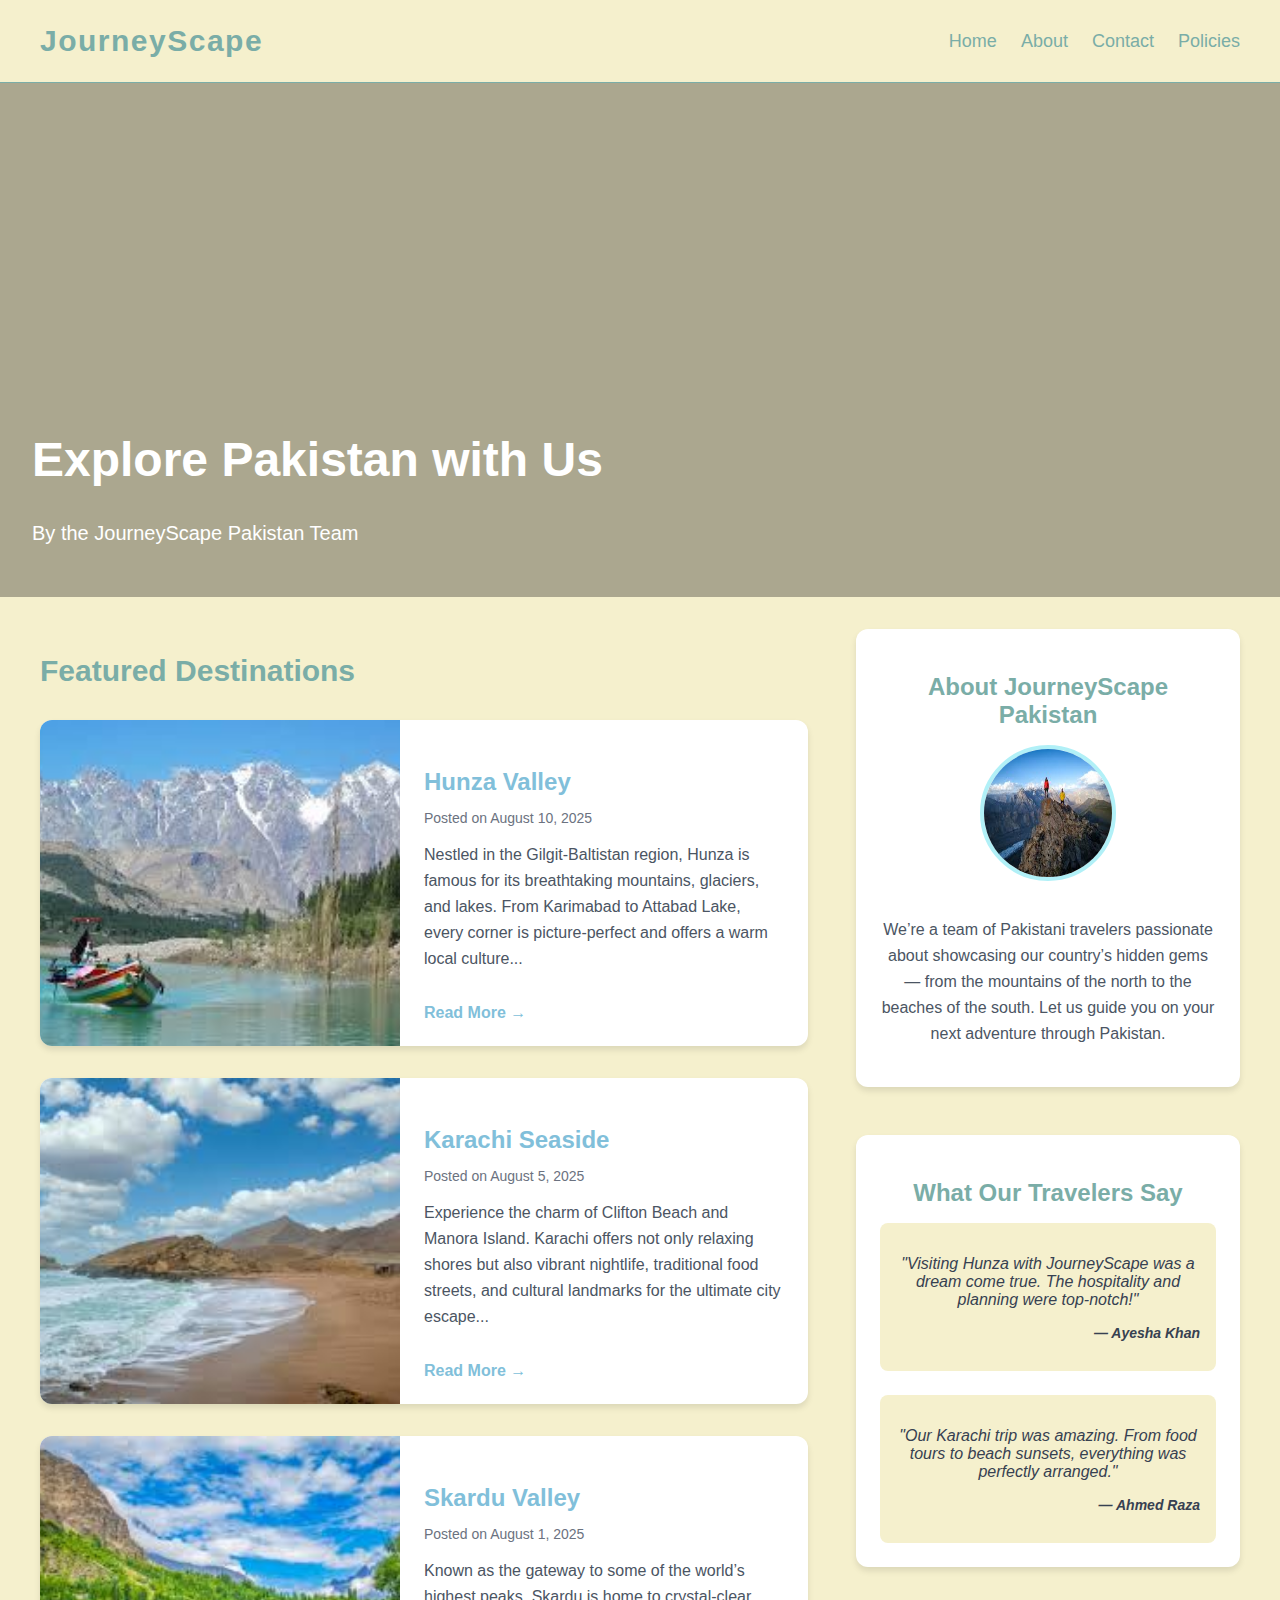
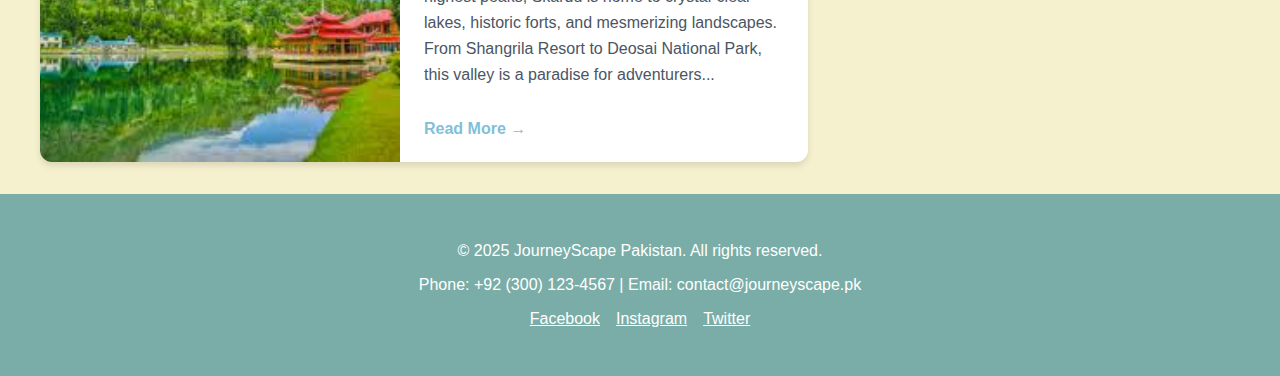
<file: index.html>
<!DOCTYPE html>
<html lang="en">
<head>
    <meta charset="UTF-8">
    <meta name="viewport" content="width=device-width, initial-scale=1.0">
    <title>JourneyScape - Home</title>
    <link rel="stylesheet" href="style.css">
</head>
<body>
    <!-- Navigation Bar -->
    <nav class="navbar">
        <div class="container nav-content">
            <a href="index.html" class="nav-brand">JourneyScape</a>
            <ul class="nav-links">
                <li><a href="index.html" class="nav-link">Home</a></li>
                <li><a href="about.html" class="nav-link">About</a></li>
                <li><a href="contact.html" class="nav-link">Contact</a></li>
                <li><a href="policies.html" class="nav-link">Policies</a></li>
            </ul>
        </div>
    </nav>

    <!-- Hero Section -->
    <header class="hero-section">
        <div class="hero-overlay"></div>
        <div class="hero-text">
            <h1 class="hero-title">Explore Pakistan with Us</h1>
            <p class="hero-subtitle">By the JourneyScape Pakistan Team</p>
        </div>
    </header>

    <main class="container main-layout">
        <!-- Main Content Area -->
        <div class="main-content">
            <!-- Featured Destinations Section -->
            <section>
                <h2 class="section-title">Featured Destinations</h2>
                <div class="card-grid">
                    <!-- Destination Card 1 -->
                    <article class="card">
                        <div class="card-image-container">
                            <img src="hunza.jfif" alt="Hunza Valley" class="card-image">
                        </div>
                        <div class="card-content">
                            <h3 class="card-title">Hunza Valley</h3>
                            <p class="card-meta">Posted on August 10, 2025</p>
                            <p class="card-text">Nestled in the Gilgit-Baltistan region, Hunza is famous for its breathtaking mountains, glaciers, and lakes. From Karimabad to Attabad Lake, every corner is picture-perfect and offers a warm local culture...</p>
                            <a href="#" class="read-more-link">Read More →</a>
                        </div>
                    </article>
                    <!-- Destination Card 2 -->
                    <article class="card">
                        <div class="card-image-container">
                            <img src="karachi.jfif" alt="Karachi Beach" class="card-image">
                        </div>
                        <div class="card-content">
                            <h3 class="card-title">Karachi Seaside</h3>
                            <p class="card-meta">Posted on August 5, 2025</p>
                            <p class="card-text">Experience the charm of Clifton Beach and Manora Island. Karachi offers not only relaxing shores but also vibrant nightlife, traditional food streets, and cultural landmarks for the ultimate city escape...</p>
                            <a href="#" class="read-more-link">Read More →</a>
                        </div>
                    </article>
                    <!-- Destination Card 3 -->
                    <article class="card">
                        <div class="card-image-container">
                            <img src="skardu.jfif" alt="Skardu Valley" class="card-image">
                        </div>
                        <div class="card-content">
                            <h3 class="card-title">Skardu Valley</h3>
                            <p class="card-meta">Posted on August 1, 2025</p>
                            <p class="card-text">Known as the gateway to some of the world’s highest peaks, Skardu is home to crystal-clear lakes, historic forts, and mesmerizing landscapes. From Shangrila Resort to Deosai National Park, this valley is a paradise for adventurers...</p>
                            <a href="#" class="read-more-link">Read More →</a>
                        </div>
                    </article>
                </div>
            </section>
        </div>

        <!-- Sidebar -->
        <aside class="sidebar">
            <!-- About Me Section -->
            <section class="sidebar-section">
                <h2 class="sidebar-title">About JourneyScape Pakistan</h2>
                <img src="paki.jfif" alt="About Image" class="about-image">
                <p class="card-text">
                    We’re a team of Pakistani travelers passionate about showcasing our country’s hidden gems — from the mountains of the north to the beaches of the south. Let us guide you on your next adventure through Pakistan.
                </p>
            </section>

            <!-- Testimonials Section -->
            <section class="sidebar-section testimonial-container">
                <h2 class="sidebar-title">What Our Travelers Say</h2>
                <div class="space-y-6">
                    <!-- Testimonial 1 -->
                    <div class="testimonial-item">
                        <p>"Visiting Hunza with JourneyScape was a dream come true. The hospitality and planning were top-notch!"</p>
                        <p class="testimonial-author">― Ayesha Khan</p>
                    </div>
                    <!-- Testimonial 2 -->
                    <div class="testimonial-item">
                        <p>"Our Karachi trip was amazing. From food tours to beach sunsets, everything was perfectly arranged."</p>
                        <p class="testimonial-author">― Ahmed Raza</p>
                    </div>
                </div>
            </section>
        </aside>
    </main>

    <!-- Footer -->
    <footer class="footer">
        <div class="container">
            <p>&copy; 2025 JourneyScape Pakistan. All rights reserved.</p>
            <p>
                Phone: +92 (300) 123-4567 | Email: contact@journeyscape.pk
            </p>
            <div class="footer-social-links">
                <a href="#" class="footer-social-link">Facebook</a>
                <a href="#" class="footer-social-link">Instagram</a>
                <a href="#" class="footer-social-link">Twitter</a>
            </div>
        </div>
    </footer>
</body>
</html>
</file>
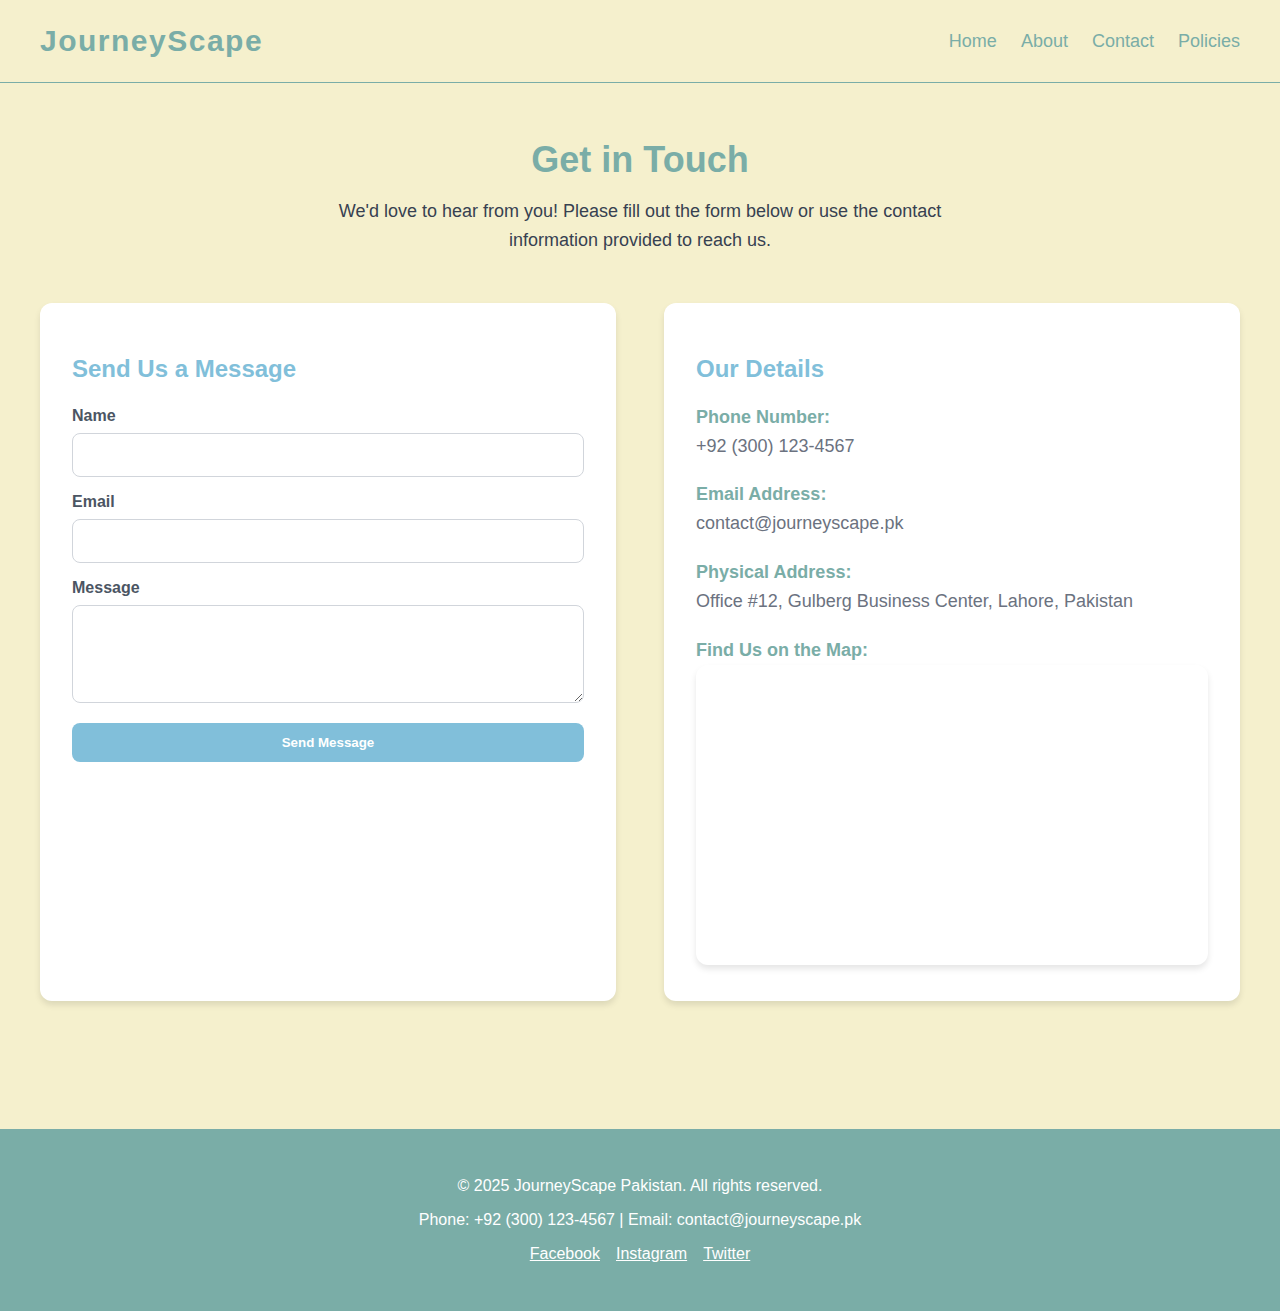
<file: contact.html>
<!DOCTYPE html>
<html lang="en">
<head>
    <meta charset="UTF-8">
    <meta name="viewport" content="width=device-width, initial-scale=1.0">
    <title>JourneyScape Pakistan - Contact Us</title>
    <link rel="stylesheet" href="contact.css">
</head>
<body>

    <!-- Navigation Bar -->
    <nav class="navbar">
        <div class="container nav-content">
            <a href="index.html" class="nav-brand">JourneyScape</a>
            <ul class="nav-links">
                <li><a href="index.html" class="nav-link">Home</a></li>
                <li><a href="about.html" class="nav-link">About</a></li>
                <li><a href="contact.html" class="nav-link">Contact</a></li>
                <li><a href="policies.html" class="nav-link">Policies</a></li>
            </ul>
        </div>
    </nav>

    <main class="container main-content">
        <h1>Get in Touch</h1>
        <p>
            We'd love to hear from you! Please fill out the form below or use the contact information provided to reach us.
        </p>

        <div class="grid-container">
            <!-- Contact Form Section -->
            <div class="card">
                <h2>Send Us a Message</h2>
                <form action="#" method="POST" class="contact-form">
                    <div>
                        <label for="name">Name</label>
                        <input type="text" id="name" name="name" required>
                    </div>
                    <div>
                        <label for="email">Email</label>
                        <input type="email" id="email" name="email" required>
                    </div>
                    <div>
                        <label for="message">Message</label>
                        <textarea id="message" name="message" rows="4" required></textarea>
                    </div>
                    <button type="submit">
                        Send Message
                    </button>
                </form>
            </div>

            <!-- Contact Details & Map Section -->
            <div class="card contact-details">
                <h2>Our Details</h2>
                <div>
                    <h3>Phone Number:</h3>
                    <p>+92 (300) 123-4567</p>
                </div>
                <div>
                    <h3>Email Address:</h3>
                    <p>contact@journeyscape.pk</p>
                </div>
                <div>
                    <h3>Physical Address:</h3>
                    <p>Office #12, Gulberg Business Center, Lahore, Pakistan</p>
                </div>
                <div>
                    <h3>Find Us on the Map:</h3>
                    <!-- Embedded Google Map iframe (Lahore, Pakistan) -->
                    <iframe src="https://www.google.com/maps/embed?pb=!1m18!1m12!1m3!1d13621.593735789094!2d74.3436!3d31.5204!2m3!1f0!2f0!3f0!3m2!1i1024!2i768!4f13.1!3m3!1m2!1s0x39190c5d5e85b2f1%3A0x5ed87a73175bb0b!2sGulberg%20Lahore%2C%20Pakistan!5e0!3m2!1sen!2s!4v1692175478471!5m2!1sen!2s"
                        width="100%" height="300" style="border:0;" allowfullscreen="" loading="lazy">
                    </iframe>
                </div>
            </div>
        </div>
    </main>

    <!-- Footer -->
    <footer class="footer">
        <div class="container">
            <p>&copy; 2025 JourneyScape Pakistan. All rights reserved.</p>
            <p>
                Phone: +92 (300) 123-4567 | Email: contact@journeyscape.pk
            </p>
            <div class="footer-social-links">
                <a href="#" class="footer-social-link">Facebook</a>
                <a href="#" class="footer-social-link">Instagram</a>
                <a href="#" class="footer-social-link">Twitter</a>
            </div>
        </div>
    </footer>
</body>
<script src="contact.js"></script>
</html>
</file>
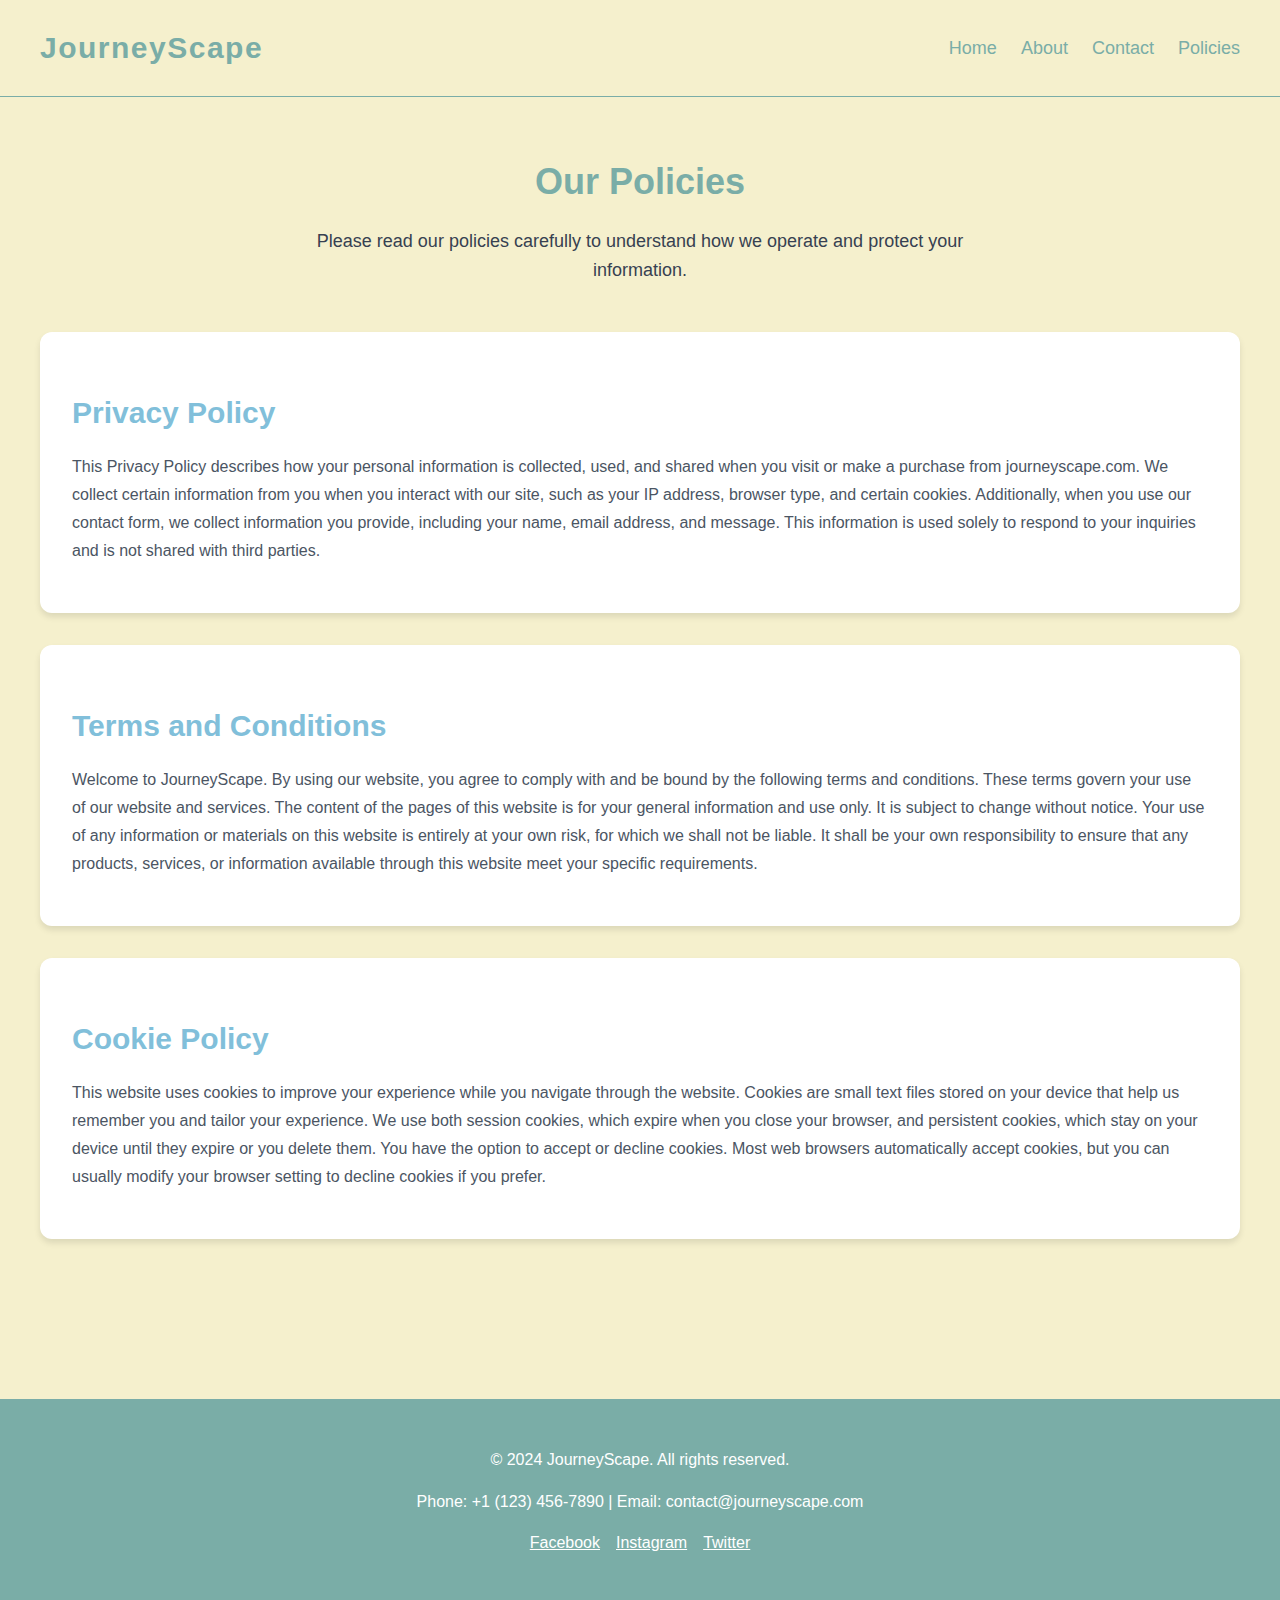
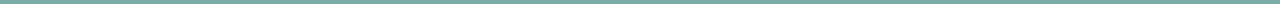
<file: policies.html>
<!DOCTYPE html>
<html lang="en">
<head>
    <meta charset="UTF-8">
    <meta name="viewport" content="width=device-width, initial-scale=1.0">
    <title>JourneyScape - Policies</title>
    <link rel="stylesheet" href="policies.css">
</head>
<body>

    <!-- Navigation Bar -->
    <nav class="navbar">
        <div class="container nav-content">
            <a href="index.html" class="nav-brand">JourneyScape</a>
            <ul class="nav-links">
                <li><a href="index.html" class="nav-link">Home</a></li>
                <li><a href="about.html" class="nav-link">About</a></li>
                <li><a href="contact.html" class="nav-link">Contact</a></li>
                <li><a href="policies.html" class="nav-link">Policies</a></li>
            </ul>
        </div>
    </nav>

    <main class="container main-content">
        <h1>Our Policies</h1>
        <p class="intro-text">
            Please read our policies carefully to understand how we operate and protect your information.
        </p>

        <!-- Privacy Policy Section -->
        <section class="policy-section">
            <h2>Privacy Policy</h2>
            <p>
                This Privacy Policy describes how your personal information is collected, used, and shared when you visit or make a purchase from journeyscape.com. We collect certain information from you when you interact with our site, such as your IP address, browser type, and certain cookies. Additionally, when you use our contact form, we collect information you provide, including your name, email address, and message. This information is used solely to respond to your inquiries and is not shared with third parties.
            </p>
        </section>

        <!-- Terms and Conditions Section -->
        <section class="policy-section">
            <h2>Terms and Conditions</h2>
            <p>
                Welcome to JourneyScape. By using our website, you agree to comply with and be bound by the following terms and conditions. These terms govern your use of our website and services. The content of the pages of this website is for your general information and use only. It is subject to change without notice. Your use of any information or materials on this website is entirely at your own risk, for which we shall not be liable. It shall be your own responsibility to ensure that any products, services, or information available through this website meet your specific requirements.
            </p>
        </section>

        <!-- Cookie Policy Section -->
        <section class="policy-section">
            <h2>Cookie Policy</h2>
            <p>
                This website uses cookies to improve your experience while you navigate through the website. Cookies are small text files stored on your device that help us remember you and tailor your experience. We use both session cookies, which expire when you close your browser, and persistent cookies, which stay on your device until they expire or you delete them. You have the option to accept or decline cookies. Most web browsers automatically accept cookies, but you can usually modify your browser setting to decline cookies if you prefer.
            </p>
        </section>
    </main>

    <!-- Footer -->
    <footer class="footer">
        <div class="container">
            <p>&copy; 2024 JourneyScape. All rights reserved.</p>
            <p>
                Phone: +1 (123) 456-7890 | Email: contact@journeyscape.com
            </p>
            <div class="footer-social-links">
                <a href="#" class="footer-social-link">Facebook</a>
                <a href="#" class="footer-social-link">Instagram</a>
                <a href="#" class="footer-social-link">Twitter</a>
            </div>
        </div>
    </footer>
</body>
</html>
</file>
<file: style.css>
/* Color Palette and Variables */
        :root {
            --primary-color: #B1F0F7;
            --secondary-color: #81BFDA;
            --dark-bg-color: #7AADA7;
            --light-bg-color: #F5F0CD;
            --text-color: #374151; /* A shade of gray-800 */
        }

        /* Base Styles */
        body {
            background-color: var(--light-bg-color);
            color: var(--text-color);
            font-family: sans-serif;
            margin: 0;
            padding: 0;
        }

        .container {
            max-width: 1200px;
            margin: 0 auto;
            padding: 0 1rem;
        }

        /* Navigation Bar */
        .navbar {
            background-color: var(--light-bg-color);
            padding: 1.5rem;
            border-bottom: 1px solid var(--dark-bg-color);
        }

        .nav-content {
            display: flex;
            justify-content: space-between;
            align-items: center;
        }

        .nav-brand {
            color: var(--dark-bg-color);
            font-size: 1.875rem;
            font-weight: 800;
            letter-spacing: 0.05em;
            text-decoration: none;
        }

        .nav-links {
            display: flex;
            gap: 1.5rem;
            list-style: none;
            padding: 0;
            margin: 0;
            font-size: 1.125rem;
        }

        .nav-link {
            color: var(--dark-bg-color);
            text-decoration: none;
            transition: color 0.3s;
        }

        .nav-link:hover {
            color: var(--secondary-color);
        }

        /* Hero Section */
        .hero-section {
            position: relative;
            height: 50vh;
            display: flex;
            align-items: flex-end;
            justify-content: flex-start;
            padding: 2rem;
            background-image: url('https://images.unsplash.com/photo-1506197609204-627c00e62059?q=80&w=2671&auto=format&fit=crop&ixlib=rb-4.0.3&ixid=M3wxMjA3fDB8MHxwaG90by1wYWdlfHx8fGVufDB8fHx8fA%3D%3D');
            background-position: center;
            background-size: cover;
            background-repeat: no-repeat;
        }

        .hero-overlay {
            position: absolute;
            inset: 0;
            background-color: black;
            opacity: 0.3;
        }

        .hero-text {
            position: relative;
            max-width: 48rem;
            color: white;
        }

        .hero-title {
            font-size: 3rem;
            line-height: 1.25;
            font-weight: 800;
        }

        .hero-subtitle {
            font-size: 1.25rem;
            margin-top: 0.5rem;
            font-weight: 300;
        }

        /* Main Content and Sidebar Layout */
        .main-layout {
            display: flex;
            flex-direction: column;
            gap: 3rem;
            padding: 2rem 1rem;
        }

        .main-content {
            width: 100%;
        }

        .sidebar {
            width: 100%;
            display: flex;
            flex-direction: column;
            gap: 3rem;
        }

        @media (min-width: 1024px) {
            .main-layout {
                flex-direction: row;
            }
            .main-content {
                width: 66.666667%;
            }
            .sidebar {
                width: 33.333333%;
            }
        }

        /* Sections and Cards */
        .section-title {
            font-size: 1.875rem;
            font-weight: 700;
            margin-bottom: 2rem;
            color: var(--dark-bg-color);
        }

        .card-grid {
            display: grid;
            grid-template-columns: 1fr;
            gap: 2rem;
        }

        .card {
            background-color: white;
            border-radius: 0.75rem;
            box-shadow: 0 4px 6px rgba(0, 0, 0, 0.1);
            overflow: hidden;
            display: flex;
            flex-direction: column;
            transition: transform 0.3s;
        }

        .card:hover {
            transform: scale(1.01);
        }

        .card-image-container {
            width: 100%;
        }

        .card-image {
            width: 100%;
            height: 16rem;
            object-fit: cover;
        }

        .card-content {
            padding: 1.5rem;
        }

        .card-title {
            font-size: 1.5rem;
            font-weight: 600;
            margin-bottom: 0.5rem;
            color: var(--secondary-color);
        }

        .card-meta {
            font-size: 0.875rem;
            color: #6B7280; /* A shade of gray-500 */
            margin-bottom: 1rem;
        }

        .card-text {
            color: #4B5563; /* A shade of gray-700 */
            line-height: 1.625;
        }

        .read-more-link {
            display: inline-block;
            margin-top: 1rem;
            color: var(--secondary-color);
            font-weight: 700;
            text-decoration: none;
        }

        .read-more-link:hover {
            text-decoration: underline;
        }

        @media (min-width: 768px) {
            .card {
                flex-direction: row;
            }
            .card-image-container {
                width: 50%;
            }
            .card-image {
                height: 100%;
            }
            .card-content {
                width: 50%;
            }
        }

        /* Sidebar Sections */
        .sidebar-section {
            background-color: white;
            border-radius: 0.75rem;
            box-shadow: 0 4px 6px rgba(0, 0, 0, 0.1);
            padding: 1.5rem;
            text-align: center;
        }

        .sidebar-title {
            font-size: 1.5rem;
            font-weight: 700;
            margin-bottom: 1rem;
            color: var(--dark-bg-color);
        }

        .about-image {
            width: 8rem;
            height: 8rem;
            border-radius: 9999px;
            margin: 0 auto 1rem;
            border: 4px solid var(--primary-color);
        }

        .testimonial-container {
            padding: 1.5rem;
        }

        .testimonial-item {
            background-color: var(--light-bg-color);
            padding: 1rem;
            border-radius: 0.5rem;
        }

        .testimonial-item p {
            font-style: italic;
            color: #374151; /* A shade of gray-800 */
        }

        .testimonial-author {
            font-size: 0.875rem;
            margin-top: 0.5rem;
            font-weight: 600;
            text-align: right;
        }

        .space-y-6 > * + * {
            margin-top: 1.5rem;
        }

        /* Footer */
        .footer {
            background-color: var(--dark-bg-color);
            color: white;
            padding: 2rem;
            text-align: center;
        }

        .footer-social-links {
            display: flex;
            justify-content: center;
            gap: 1rem;
            margin-bottom: 1rem;
        }

        .footer-social-link {
            color: white;
            transition: color 0.3s;
        }

        .footer-social-link:hover {
            color: var(--primary-color);
        }
</file>
<file: contact.css>
/* Color Palette and Variables */
        :root {
            --primary-color: #B1F0F7;
            --secondary-color: #81BFDA;
            --dark-bg-color: #7AADA7;
            --light-bg-color: #F5F0CD;
            --text-color: #374151; /* A shade of gray-800 */
        }

        /* Base Styles */
        body {
            background-color: var(--light-bg-color);
            color: var(--text-color);
            font-family: sans-serif;
            margin: 0;
            padding: 0;
        }

        .container {
            max-width: 1200px;
            margin: 0 auto;
            padding: 0 1rem;
        }

        /* Navigation Bar */
        .navbar {
            background-color: var(--light-bg-color);
            padding: 1.5rem;
            border-bottom: 1px solid var(--dark-bg-color);
        }

        .nav-content {
            display: flex;
            justify-content: space-between;
            align-items: center;
        }

        .nav-brand {
            color: var(--dark-bg-color);
            font-size: 1.875rem;
            font-weight: 800;
            letter-spacing: 0.05em;
            text-decoration: none;
        }

        .nav-links {
            display: flex;
            gap: 1.5rem;
            list-style: none;
            padding: 0;
            margin: 0;
            font-size: 1.125rem;
        }

        .nav-link {
            color: var(--dark-bg-color);
            text-decoration: none;
            transition: color 0.3s;
        }

        .nav-link:hover {
            color: var(--secondary-color);
        }

        /* Main Content */
        .main-content {
            padding: 2rem 1rem 4rem;
        }
        
        .main-content h1 {
            font-size: 2.25rem;
            font-weight: 700;
            text-align: center;
            margin-bottom: 1rem;
            color: var(--dark-bg-color);
        }

        .main-content p {
            font-size: 1.125rem;
            text-align: center;
            max-width: 42rem;
            margin: 0 auto 3rem;
            line-height: 1.6;
        }

        .grid-container {
            display: grid;
            grid-template-columns: 1fr;
            gap: 3rem;
        }

        @media (min-width: 768px) {
            .grid-container {
                grid-template-columns: repeat(2, 1fr);
            }
        }

        /* Card styles for form and details */
        .card {
            background-color: white;
            padding: 2rem;
            border-radius: 0.75rem;
            box-shadow: 0 4px 6px rgba(0, 0, 0, 0.1);
        }

        .card h2 {
            font-size: 1.5rem;
            font-weight: 700;
            margin-bottom: 1.5rem;
            color: var(--secondary-color);
        }

        .contact-form div {
            margin-bottom: 1rem;
        }

        .contact-form label {
            display: block;
            color: #4B5563; /* A shade of gray-700 */
            font-weight: 600;
            margin-bottom: 0.5rem;
        }

        .contact-form input,
        .contact-form textarea {
            width: 100%;
            padding: 0.75rem;
            border: 1px solid #D1D5DB; /* A shade of gray-300 */
            border-radius: 0.5rem;
            font-size: 1rem;
            box-sizing: border-box;
        }
        
        .contact-form input:focus,
        .contact-form textarea:focus {
            outline: none;
            border-color: var(--primary-color);
            box-shadow: 0 0 0 2px var(--primary-color);
        }

        .contact-form button {
            width: 100%;
            background-color: var(--secondary-color);
            color: white;
            font-weight: 700;
            padding: 0.75rem;
            border-radius: 0.5rem;
            border: none;
            cursor: pointer;
            transition: background-color 0.3s;
        }

        .contact-form button:hover {
            background-color: var(--dark-bg-color);
        }

        .contact-details h3 {
            font-weight: 600;
            font-size: 1.125rem;
            margin-bottom: 0.25rem;
            color: var(--dark-bg-color);
        }
        
        .contact-details p {
            margin: 0 0 1.5rem 0;
            color: #6B7280; /* A shade of gray-600 */
            text-align: left;
        }

        .contact-details iframe {
            width: 100%;
            height: 300px;
            border: 0;
            border-radius: 0.75rem;
            box-shadow: 0 4px 6px rgba(0, 0, 0, 0.1);
        }

        /* Footer */
        .footer {
            background-color: var(--dark-bg-color);
            color: white;
            padding: 2rem;
            margin-top: 4rem;
            text-align: center;
        }

        .footer-social-links {
            display: flex;
            justify-content: center;
            gap: 1rem;
            margin-bottom: 1rem;
        }

        .footer-social-link {
            color: white;
            transition: color 0.3s;
        }

        .footer-social-link:hover {
            color: var(--primary-color);
        }
</file>
<file: policies.css>
/* Color Palette and Variables */
        :root {
            --primary-color: #B1F0F7;
            --secondary-color: #81BFDA;
            --dark-bg-color: #7AADA7;
            --light-bg-color: #F5F0CD;
            --text-color: #374151; /* A shade of gray-800 */
            --gray-700: #4B5563;
        }

        /* Base Styles */
        body {
            background-color: var(--light-bg-color);
            color: var(--text-color);
            font-family: sans-serif;
            margin: 0;
            padding: 0;
            line-height: 1.6;
        }

        .container {
            max-width: 1200px;
            margin: 0 auto;
            padding: 0 1rem;
        }

        /* Navigation Bar */
        .navbar {
            background-color: var(--light-bg-color);
            padding: 1.5rem;
            border-bottom: 1px solid var(--dark-bg-color);
        }

        .nav-content {
            display: flex;
            justify-content: space-between;
            align-items: center;
        }

        .nav-brand {
            color: var(--dark-bg-color);
            font-size: 1.875rem;
            font-weight: 800;
            letter-spacing: 0.05em;
            text-decoration: none;
        }

        .nav-links {
            display: flex;
            gap: 1.5rem;
            list-style: none;
            padding: 0;
            margin: 0;
            font-size: 1.125rem;
        }

        .nav-link {
            color: var(--dark-bg-color);
            text-decoration: none;
            transition: color 0.3s;
        }

        .nav-link:hover {
            color: var(--secondary-color);
        }

        /* Main Content */
        .main-content {
            padding: 2rem 1rem 4rem;
        }

        .main-content h1 {
            font-size: 2.25rem;
            font-weight: 700;
            text-align: center;
            margin-bottom: 1rem;
            color: var(--dark-bg-color);
        }
        
        .main-content .intro-text {
            font-size: 1.125rem;
            text-align: center;
            max-width: 42rem;
            margin: 0 auto 3rem;
            line-height: 1.6;
        }

        /* Policy Sections */
        .policy-section {
            background-color: white;
            padding: 2rem;
            border-radius: 0.75rem;
            box-shadow: 0 4px 6px rgba(0, 0, 0, 0.1);
            margin-bottom: 2rem;
        }

        .policy-section h2 {
            font-size: 1.875rem;
            font-weight: 700;
            margin-bottom: 1rem;
            color: var(--secondary-color);
        }

        .policy-section p {
            color: var(--gray-700);
            line-height: 1.75;
        }

        /* Footer */
        .footer {
            background-color: var(--dark-bg-color);
            color: white;
            padding: 2rem;
            margin-top: 4rem;
            text-align: center;
        }

        .footer-social-links {
            display: flex;
            justify-content: center;
            gap: 1rem;
            margin-bottom: 1rem;
        }

        .footer-social-link {
            color: white;
            transition: color 0.3s;
        }

        .footer-social-link:hover {
            color: var(--primary-color);
        }
</file>
